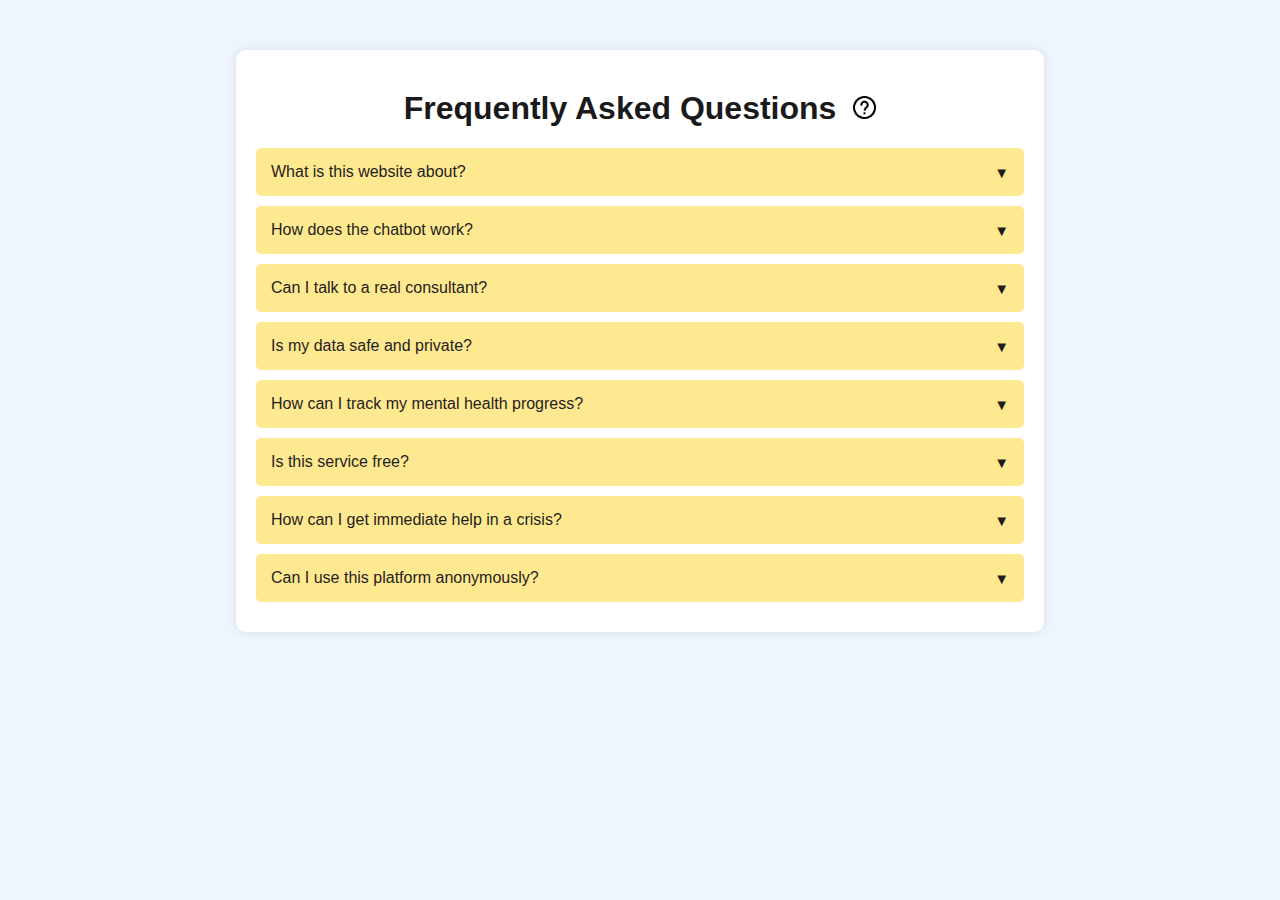
<file: FAQ-MENTAL-HEALTH/index.html>
<!DOCTYPE html>
<html lang="en">
<head>
    <meta charset="UTF-8">
    <meta name="viewport" content="width=device-width, initial-scale=1.0">
    <title>FAQ - Mental Health Support</title>
    <link rel="stylesheet" href="background.css">
       </head>
<body>
    <div class="container">
            <h1 class="faq">Frequently Asked Questions
            <img src="faq-icon-1024x1024-z4ncur0t.png" alt="FAQ Icon" class="faqicon">
        </h1>
        <div class="faq">
            <div class="question" onclick="toggleAnswer(0)">
                What is this website about?
                <span class="dropdown-icon">▼ </span>
            </div>
            <div class="answer">This website provides mental health support through a chatbot, consultant access, and a personal diary.</div>
            
            <div class="question" onclick="toggleAnswer(1)">
                How does the chatbot work?
                <span class="dropdown-icon">▼</span>
            </div>
            <div class="answer">The chatbot uses AI to provide emotional support, coping strategies, and mental health resources.</div>
            
            <div class="question" onclick="toggleAnswer(2)">
                Can I talk to a real consultant?
                <span class="dropdown-icon">▼</span>
            </div>
            <div class="answer">Yes, you can book an appointment with a mental health professional through our platform.</div>
            
            <div class="question" onclick="toggleAnswer(3)">
                Is my data safe and private?
                <span class="dropdown-icon">▼</span>
            </div>
            <div class="answer">Yes, all your information, including diary entries and chatbot conversations, is kept confidential.</div>
            
            <div class="question" onclick="toggleAnswer(4)">
                How can I track my mental health progress?
                <span class="dropdown-icon">▼</span>
            </div>
            <div class="answer">Use the personal diary feature to log your thoughts and emotions over time.</div>
            
            <div class="question" onclick="toggleAnswer(5)">
                Is this service free?
                <span class="dropdown-icon">▼</span>
            </div>
            <div class="answer">Some features are free, while consultant sessions may have a fee. Check our pricing section for more details.</div>
            
            <div class="question" onclick="toggleAnswer(6)">
                How can I get immediate help in a crisis?
                <span class="dropdown-icon">▼</span>
            </div>
            <div class="answer">If you are in crisis, please seek immediate help from local emergency services or mental health helplines available in your region.</div>
            
            <div class="question" onclick="toggleAnswer(7)">
                Can I use this platform anonymously?
                <span class="dropdown-icon">▼</span>
            </div>
            <div class="answer">Yes, we offer anonymous usage options to protect your privacy and ensure a safe experience.</div>
        </div>
    </div>
    <script>
        function toggleAnswer(index) {
            var answers = document.querySelectorAll(".answer");
            var icons = document.querySelectorAll(".dropdown-icon");
            
            if (answers[index].style.display === "block") {
                answers[index].style.display = "none";
                icons[index].classList.remove("rotate");
            } else {
                answers[index].style.display = "block";
                icons[index].classList.add("rotate");
            }
        }
    </script>
</body>
</html>
</file>
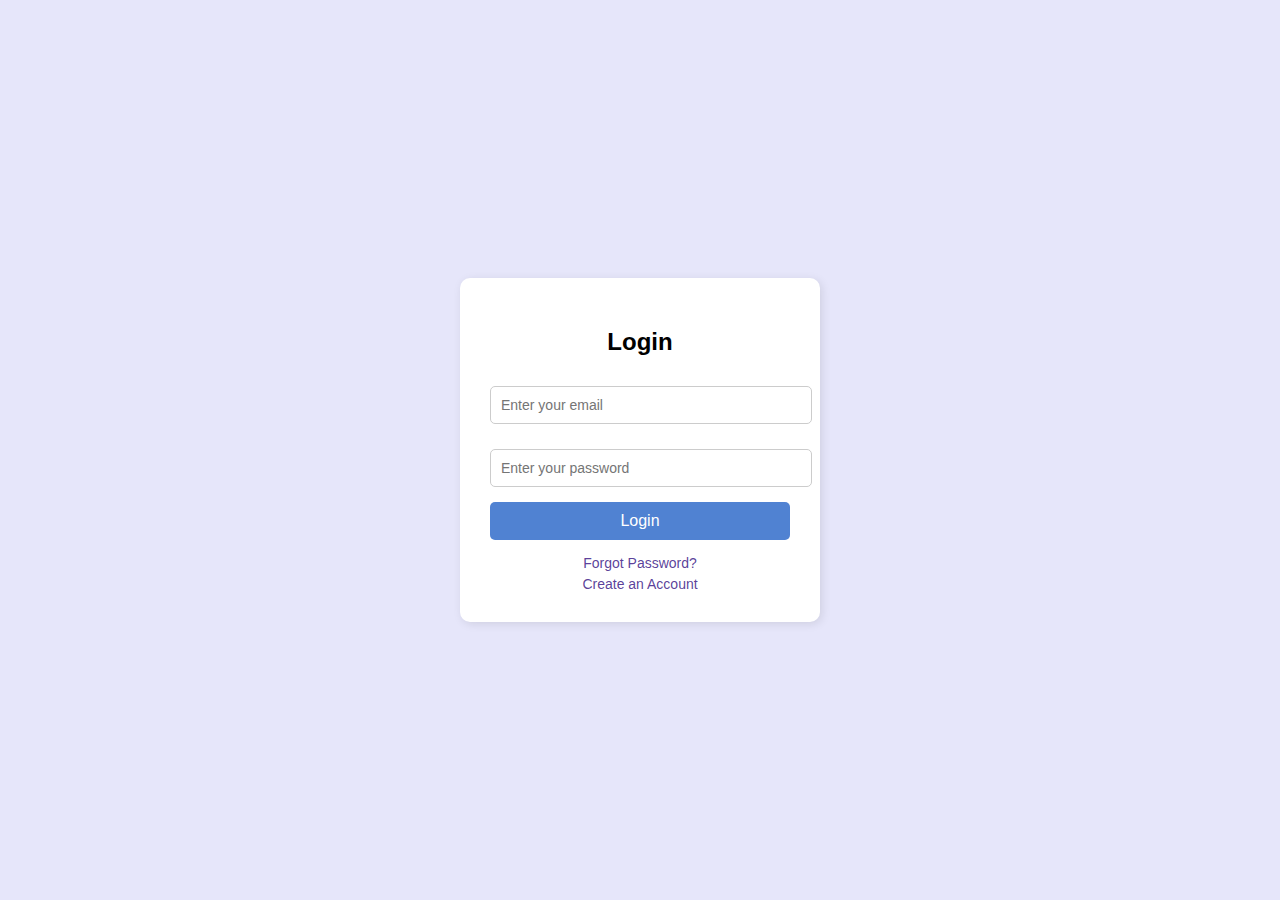
<file: loginpage/index.html>
<!DOCTYPE html>
<html lang="en">
<head>
    <meta charset="UTF-8">
    <meta name="viewport" content="width=device-width, initial-scale=1.0">
    <title>Login</title>
    <link rel="stylesheet" href="login.css">
</head>
<body>

    <div class="login-container">
        <h2>Login</h2>
        <form>
            <input type="email" id="email" placeholder="Enter your email" required>
            <input type="password" id="password" placeholder="Enter your password" required>
            <button type="submit">Login</button>

            <div class="links">
                <a href="#">Forgot Password?</a>
                <a href="#">Create an Account</a>
            </div>
        </form>
    </div>

</body>
</html>
</file>
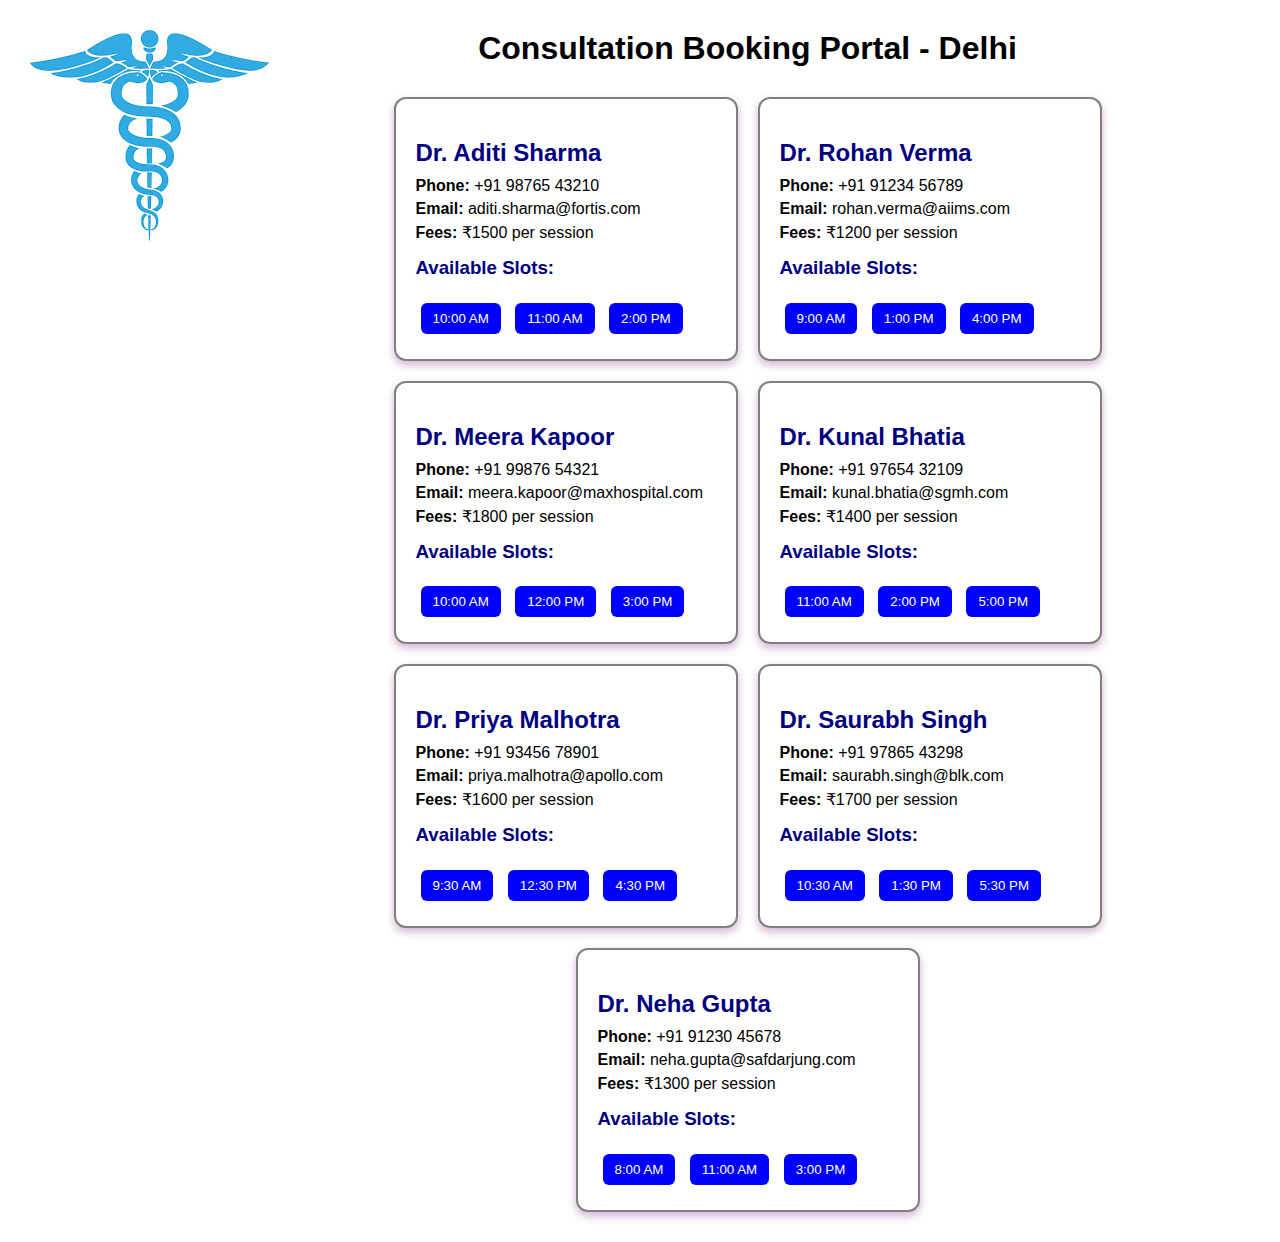
<file: consultant.html>
<!DOCTYPE html>
<html lang="en">
<head>
    <meta charset="UTF-8">
    <meta name="viewport" content="width=device-width, initial-scale=1.0">
    <title>Psychologist Booking - Delhi</title>
    <link rel="stylesheet" href="consultant.css">
</head>
<body>
    <div class="header">
        <img src="doctor.png" alt="Consultation Booking Logo" class="logo">
    </div>
    <div class="container">
        <h1>Consultation Booking Portal - Delhi</h1>
        <div class="doctor-list">

            <!-- Doctor 1 -->
            <div class="doctor-card">
                <h2 class="doctor-name" title="Ph.D. in Clinical Psychology, AIIMS | Working at Fortis Hospital">Dr. Aditi Sharma</h2>
                <p><strong>Phone:</strong> +91 98765 43210</p>
                <p><strong>Email:</strong> aditi.sharma@fortis.com</p>
                <p><strong>Fees:</strong> ₹1500 per session</p>
                <h3>Available Slots:</h3>
                <div class="slots">
                    <button class="slot" data-time="10:00 AM">10:00 AM</button>
                    <button class="slot" data-time="11:00 AM">11:00 AM</button>
                    <button class="slot" data-time="2:00 PM">2:00 PM</button>
                </div>
            </div>

            <!-- Doctor 2 -->
            <div class="doctor-card">
                <h2 class="doctor-name" title="M.Phil in Clinical Psychology, NIMHANS | Working at AIIMS">Dr. Rohan Verma</h2>
                <p><strong>Phone:</strong> +91 91234 56789</p>
                <p><strong>Email:</strong> rohan.verma@aiims.com</p>
                <p><strong>Fees:</strong> ₹1200 per session</p>
                <h3>Available Slots:</h3>
                <div class="slots">
                    <button class="slot" data-time="9:00 AM">9:00 AM</button>
                    <button class="slot" data-time="1:00 PM">1:00 PM</button>
                    <button class="slot" data-time="4:00 PM">4:00 PM</button>
                </div>
            </div>

            <!-- Doctor 3 -->
            <div class="doctor-card">
                <h2 class="doctor-name" title="Psy.D. in Counseling Psychology, DU | Working at Max Hospital">Dr. Meera Kapoor</h2>
                <p><strong>Phone:</strong> +91 99876 54321</p>
                <p><strong>Email:</strong> meera.kapoor@maxhospital.com</p>
                <p><strong>Fees:</strong> ₹1800 per session</p>
                <h3>Available Slots:</h3>
                <div class="slots">
                    <button class="slot" data-time="10:00 AM">10:00 AM</button>
                    <button class="slot" data-time="12:00 PM">12:00 PM</button>
                    <button class="slot" data-time="3:00 PM">3:00 PM</button>
                </div>
            </div>

            <!-- Doctor 4 -->
            <div class="doctor-card">
                <h2 class="doctor-name" title="Ph.D. in Psychiatry, JMI | Working at Sir Ganga Ram Hospital">Dr. Kunal Bhatia</h2>
                <p><strong>Phone:</strong> +91 97654 32109</p>
                <p><strong>Email:</strong> kunal.bhatia@sgmh.com</p>
                <p><strong>Fees:</strong> ₹1400 per session</p>
                <h3>Available Slots:</h3>
                <div class="slots">
                    <button class="slot" data-time="11:00 AM">11:00 AM</button>
                    <button class="slot" data-time="2:00 PM">2:00 PM</button>
                    <button class="slot" data-time="5:00 PM">5:00 PM</button>
                </div>
            </div>

            <!-- Doctor 5 -->
            <div class="doctor-card">
                <h2 class="doctor-name" title="M.Sc. in Clinical Psychology, Amity | Working at Apollo Hospital">Dr. Priya Malhotra</h2>
                <p><strong>Phone:</strong> +91 93456 78901</p>
                <p><strong>Email:</strong> priya.malhotra@apollo.com</p>
                <p><strong>Fees:</strong> ₹1600 per session</p>
                <h3>Available Slots:</h3>
                <div class="slots">
                    <button class="slot" data-time="9:30 AM">9:30 AM</button>
                    <button class="slot" data-time="12:30 PM">12:30 PM</button>
                    <button class="slot" data-time="4:30 PM">4:30 PM</button>
                </div>
            </div>

            <!-- Doctor 6 -->
            <div class="doctor-card">
                <h2 class="doctor-name" title="Ph.D. in Neuropsychology, DU | Working at BLK Hospital">Dr. Saurabh Singh</h2>
                <p><strong>Phone:</strong> +91 97865 43298</p>
                <p><strong>Email:</strong> saurabh.singh@blk.com</p>
                <p><strong>Fees:</strong> ₹1700 per session</p>
                <h3>Available Slots:</h3>
                <div class="slots">
                    <button class="slot" data-time="10:30 AM">10:30 AM</button>
                    <button class="slot" data-time="1:30 PM">1:30 PM</button>
                    <button class="slot" data-time="5:30 PM">5:30 PM</button>
                </div>
            </div>

            <!-- Doctor 7 -->
            <div class="doctor-card">
                <h2 class="doctor-name" title="M.Phil in Psychology, DU | Working at Safdarjung Hospital">Dr. Neha Gupta</h2>
                <p><strong>Phone:</strong> +91 91230 45678</p>
                <p><strong>Email:</strong> neha.gupta@safdarjung.com</p>
                <p><strong>Fees:</strong> ₹1300 per session</p>
                <h3>Available Slots:</h3>
                <div class="slots">
                    <button class="slot" data-time="8:00 AM">8:00 AM</button>
                    <button class="slot" data-time="11:00 AM">11:00 AM</button>
                    <button class="slot" data-time="3:00 PM">3:00 PM</button>
                </div>
            </div>

        </div>
    </div>

    <script src="consultant.js"></script>
</body>
</html>
</file>
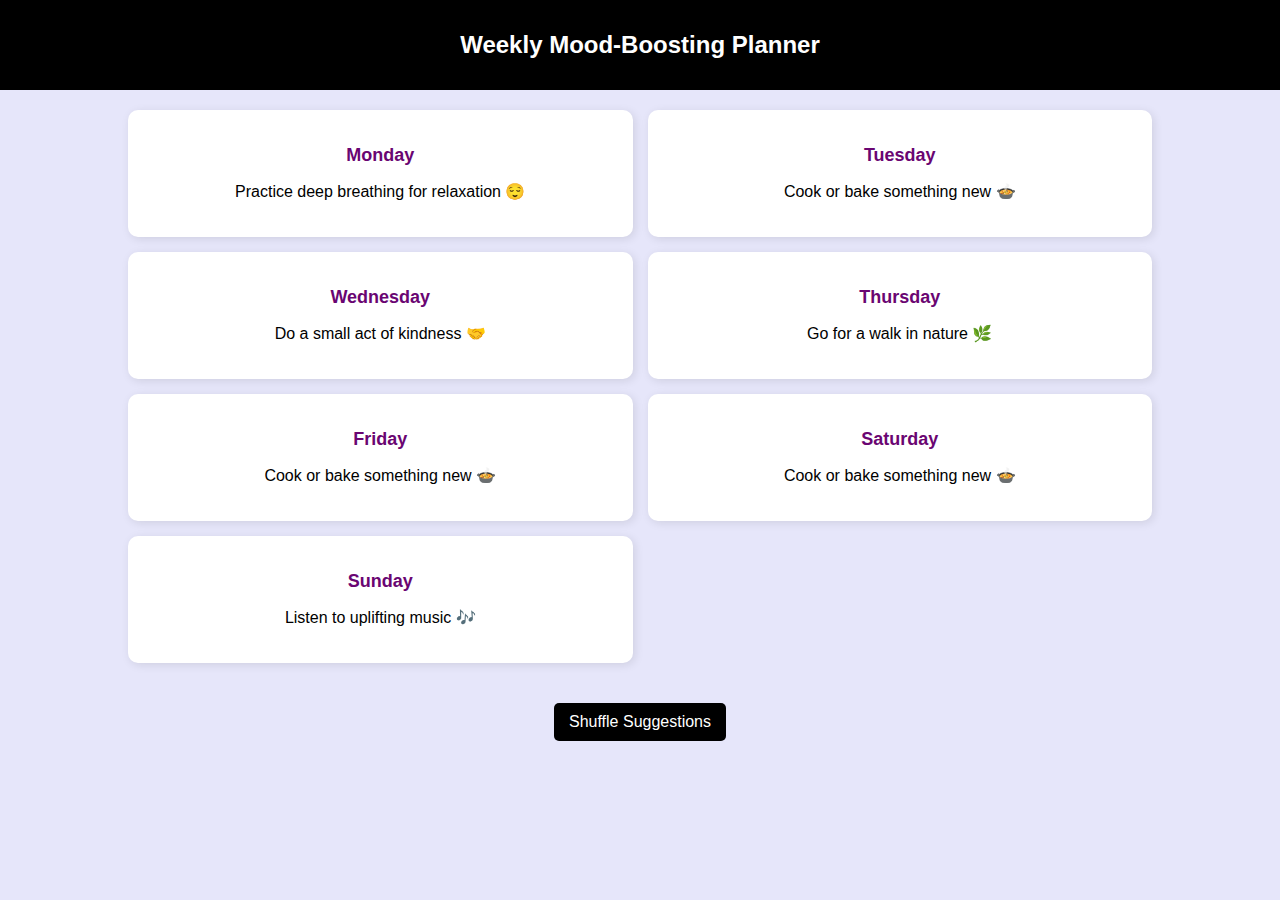
<file: planner/planner.html>
<!DOCTYPE html>
<html lang="en">
<head>
    <meta charset="UTF-8">
    <meta name="viewport" content="width=device-width, initial-scale=1.0">
    <title>Weekly Mood-Boosting Planner</title>
    <link rel="stylesheet" href="planner.css">
</head>
<body>

    <header>
        <h1>Weekly Mood-Boosting Planner</h1>
    </header>

    <main>
        <div class="planner">
            <div class="day" id="monday"><h2>Monday</h2><p></p></div>
            <div class="day" id="tuesday"><h2>Tuesday</h2><p></p></div>
            <div class="day" id="wednesday"><h2>Wednesday</h2><p></p></div>
            <div class="day" id="thursday"><h2>Thursday</h2><p></p></div>
            <div class="day" id="friday"><h2>Friday</h2><p></p></div>
            <div class="day" id="saturday"><h2>Saturday</h2><p></p></div>
            <div class="day" id="sunday"><h2>Sunday</h2><p></p></div>
        </div>

        <button onclick="shuffleActivities()">Shuffle Suggestions</button>
    </main>

    <script src="script.js"></script>

</body>
</html>
</file>
<file: FAQ-MENTAL-HEALTH/background.css>
body {
            font-family: Arial, sans-serif;
            margin: 0;
            padding: 0;
            background-color: #d4e6f965;
        }
        .faqheading {
            display: flex;
            align-items: center; /* Aligns text and icon */
            font-size: 24px;
        }
    
        .faqicon {
            width: 23px; /* Adjust the size */
            height: 23px;
            margin-left: 8px; /* Space between text and icon */
        }
        .container {
            width: 60%;
            margin: 50px auto;
            background: rgb(255, 255, 255);
            padding: 20px;
            border-radius: 10px;
            box-shadow: 0px 0px 10px rgba(0, 0, 0, 0.1);
        }
        h1 {
            text-align: center;
            color:#1a1a1b;
        }
        .faq {
            margin-top: 20px;
        }
        .question {
            background:rgba(255, 216, 59, 0.563) ;
            color: rgb(31, 30, 30);
            padding: 15px;
            margin: 10px 0;
            cursor: pointer;
            border-radius: 5px;
            display: flex;
            justify-content: space-between;
            align-items: center;
        }
        .question:hover {
            background:#eedd5c6c;
        }
        .answer {
            display: none;
            padding: 10px;
            background:  #99e0f531;
            border-left: 3px solid #6c757d;
            border-radius: 5px;
            margin-bottom: 10px;
        }
        .dropdown-icon {
            font-size: 15px;
            transition: transform 0.3s ease;
        }
        .rotate {
            transform: rotate(180deg);
        }
</file>
<file: loginpage/login.css>
/* General Styling */
body {
    font-family: Arial, sans-serif;
    background-color: lavender;
    display: flex;
    justify-content: center;
    align-items: center;
    height: 100vh;
    margin: 0;
}

/* Login Box */
.login-container {
    background: white;
    padding: 30px;
    border-radius: 10px;
    box-shadow: 2px 2px 10px rgba(0, 0, 0, 0.1);
    text-align: center;
    width: 300px;
}

/* Title */
h2 {
    margin-bottom: 20px;
    color:black;
}

/* Input Fields */
input {
    width: 100%;
    padding: 10px;
    margin: 10px 10px 15px 0;
    border: 1px solid #ccc;
    border-radius: 5px;
    font-size: 14px;
}

/* Login Button */
button {
    width: 100%;
    padding: 10px;
    background-color: #2563c7cd;
    color: white;
    border: none;
    border-radius: 5px;
    font-size: 16px;
    cursor: pointer;
}

button:hover {
    opacity: 0.8;
}

/* Links */
.links {
    margin-top: 15px;
}

.links a {
    display: block;
    color: #300c7fcd;
    text-decoration: none;
    font-size: 14px;
    margin-top: 5px;
}

.links a:hover {
    text-decoration: underline;
}
</file>
<file: consultant.css>
/* Lavender color scheme with sans-serif font */
body {
    margin: 0;
    padding: 0;
    background-color: white;
    font-family: 'Segoe UI', Tahoma, Geneva, Verdana, sans-serif;
    color: blue;
}

.container {
    width: 90%;
    margin: 30px auto;
    text-align: center;
}

h1 {
    color: black;
    margin-bottom: 30px;
}

.doctor-list {
    display: flex;
    flex-wrap: wrap;
    gap: 20px;
    justify-content: center;
}

.doctor-card {
    background-color: #ffffff;
    border: 2px solid grey;
    border-radius: 12px;
    box-shadow: 0 4px 8px rgba(106, 5, 114, 0.3);
    width: 300px;
    padding: 20px;
    text-align: left;
    transition: transform 0.3s ease;
}

.doctor-card:hover {
    transform: translateY(-10px);
}

.doctor-name {
    color:navy;
    cursor: pointer;
    margin-bottom: 10px;
}

.doctor-name:hover {
    text-decoration: underline;
}

p {
    margin: 5px 0;
    color: black;
}

h3 {
    margin-top: 15px;
    color: navy;
}

.slots {
    margin-top: 10px;
}

.slot {
    background-color: blue;
    color: #fff;
    border: none;
    padding: 8px 12px;
    margin: 5px;
    border-radius: 6px;
    cursor: pointer;
    transition: background-color 0.3s;
}

.slot:hover {
    background-color: blue;
}

.slot.booked {
    background-color: #ccc;
    cursor: not-allowed;
}

img {
    float: left;
    margin-right: 10px;
    margin-left: 30px;
  }
  
  p {
    overflow: hidden;
  }
</file>
<file: planner/planner.css>
/* General Styling */
body {
    font-family: Arial, sans-serif;
    background-color: lavender;
    margin: 0;
    padding: 0;
    text-align: center;
}

/* Header */
header {
    background: black;
    color: white;
    padding: 15px;
}

header h1 {
    font-size: 24px;
}

/* Planner Grid */
.planner {
    display: grid;
    grid-template-columns: repeat(2, 1fr);
    gap: 15px;
    width: 80%;
    margin: 20px auto;
}

/* Individual Day Boxes */
.day {
    background: white; /* Updated to white */
    padding: 20px;
    border-radius: 10px;
    box-shadow: 2px 2px 10px rgba(0, 0, 0, 0.1);
    font-size: 16px;
}

h2 {
    font-size: 18px;
    margin-bottom: 10px;
    color: #6A0572;
}

/* Button Styling */
button {
    padding: 10px 15px;
    margin-top: 20px;
    background-color: black;
    color: white;
    border: none;
    border-radius: 5px;
    font-size: 16px;
    cursor: pointer;
}

button:hover {
    opacity: 0.8;
}
</file>
